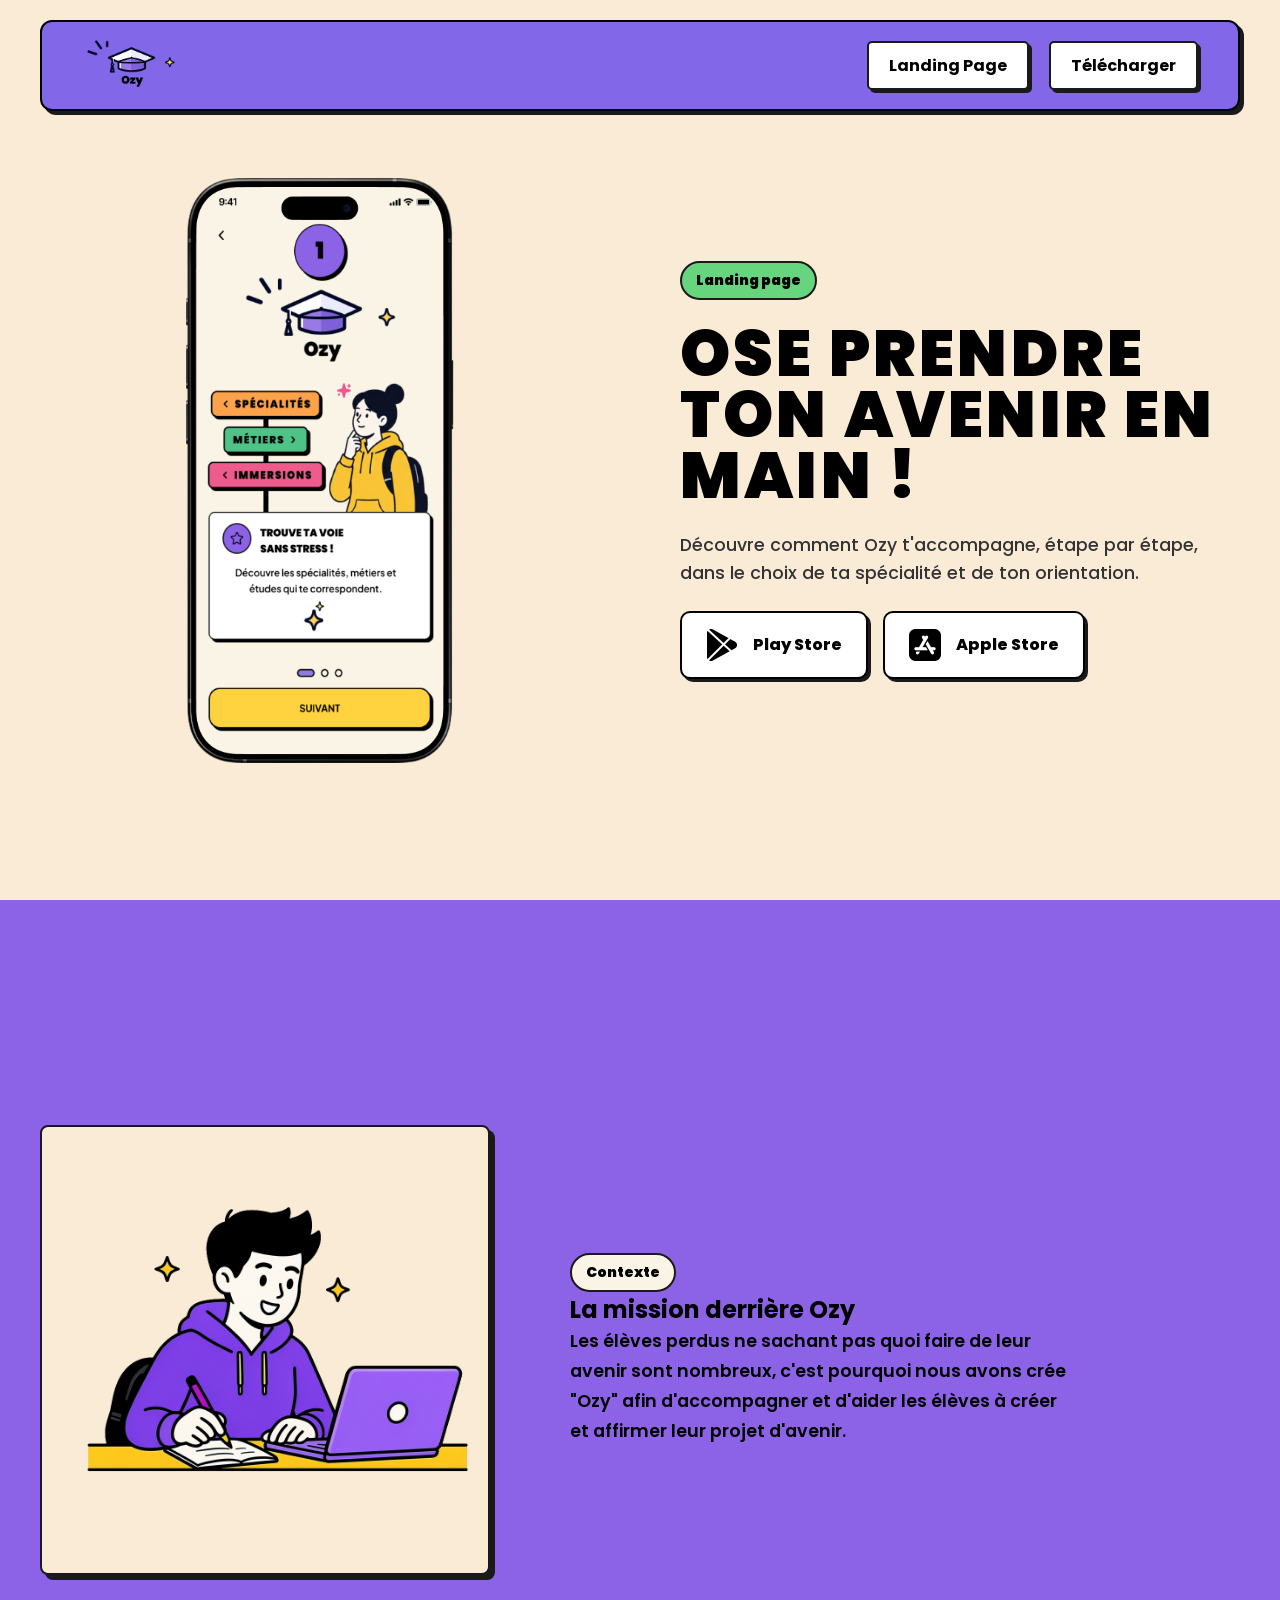
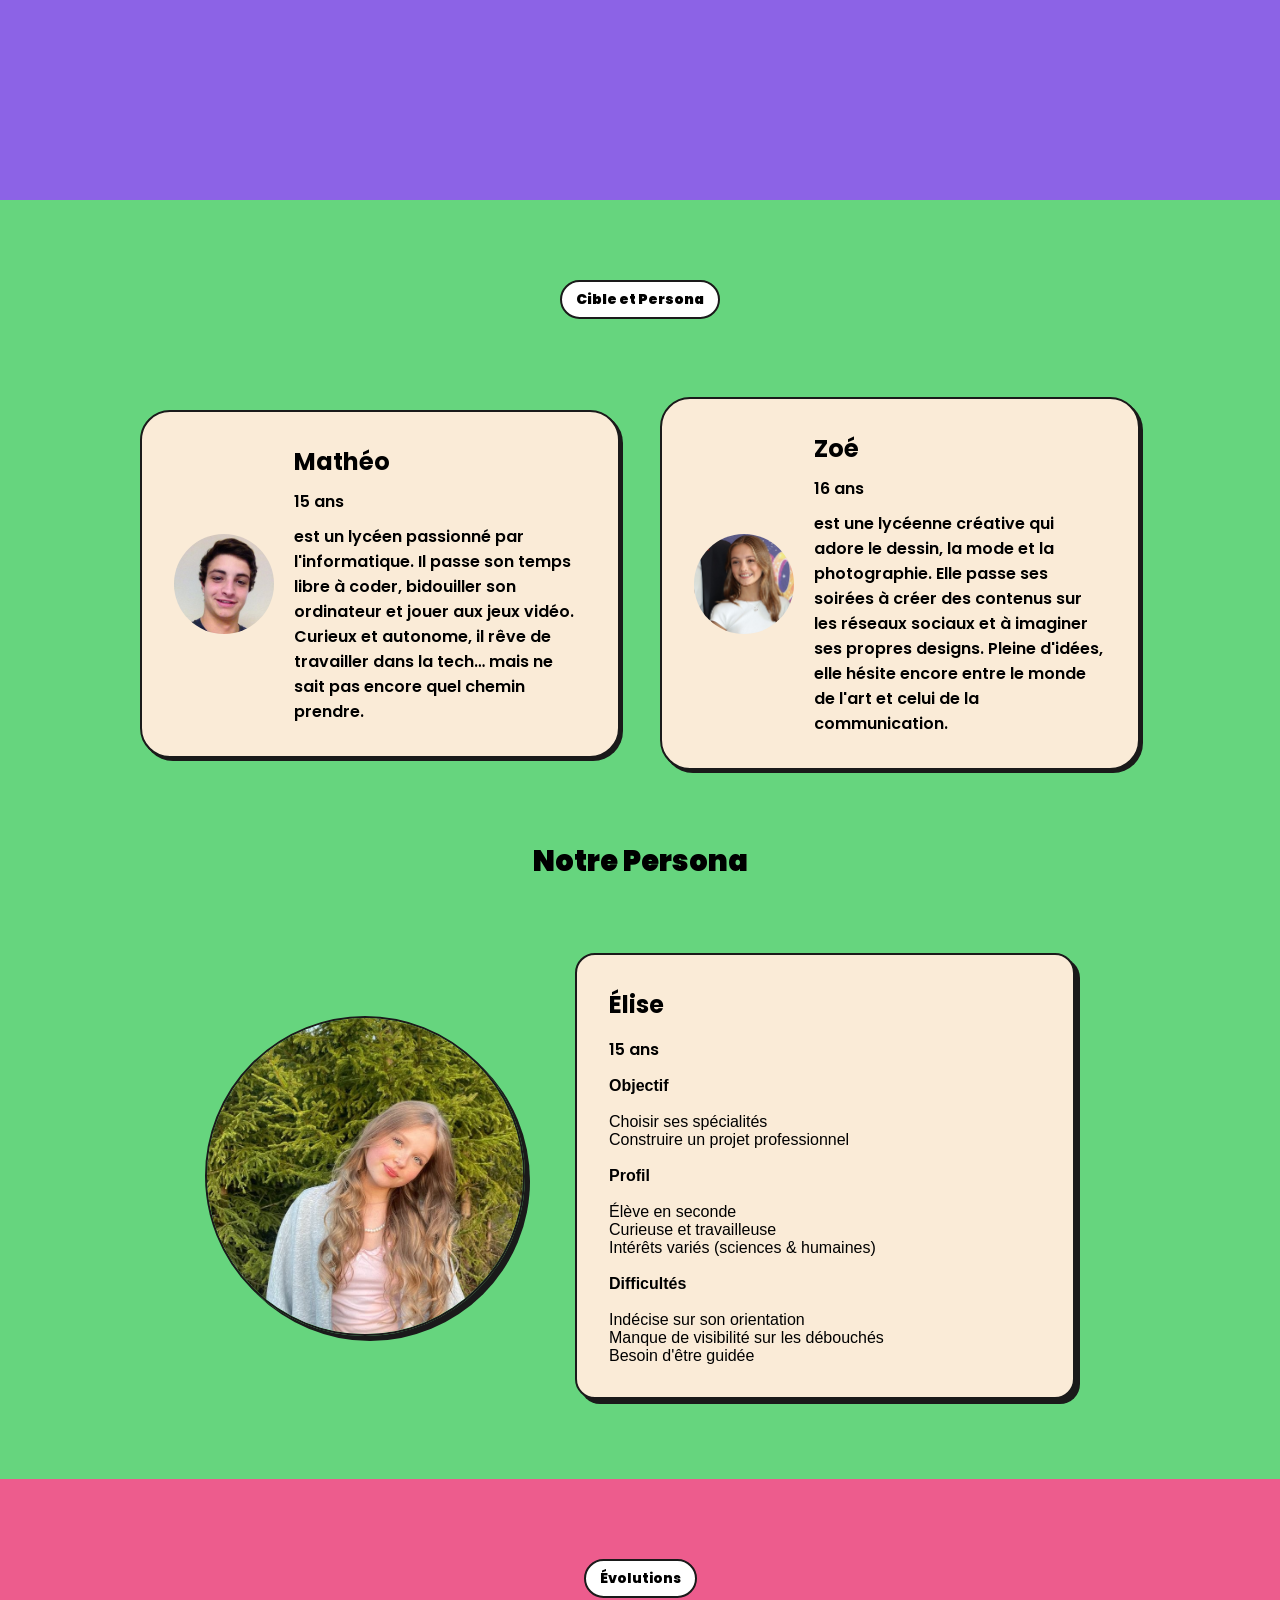
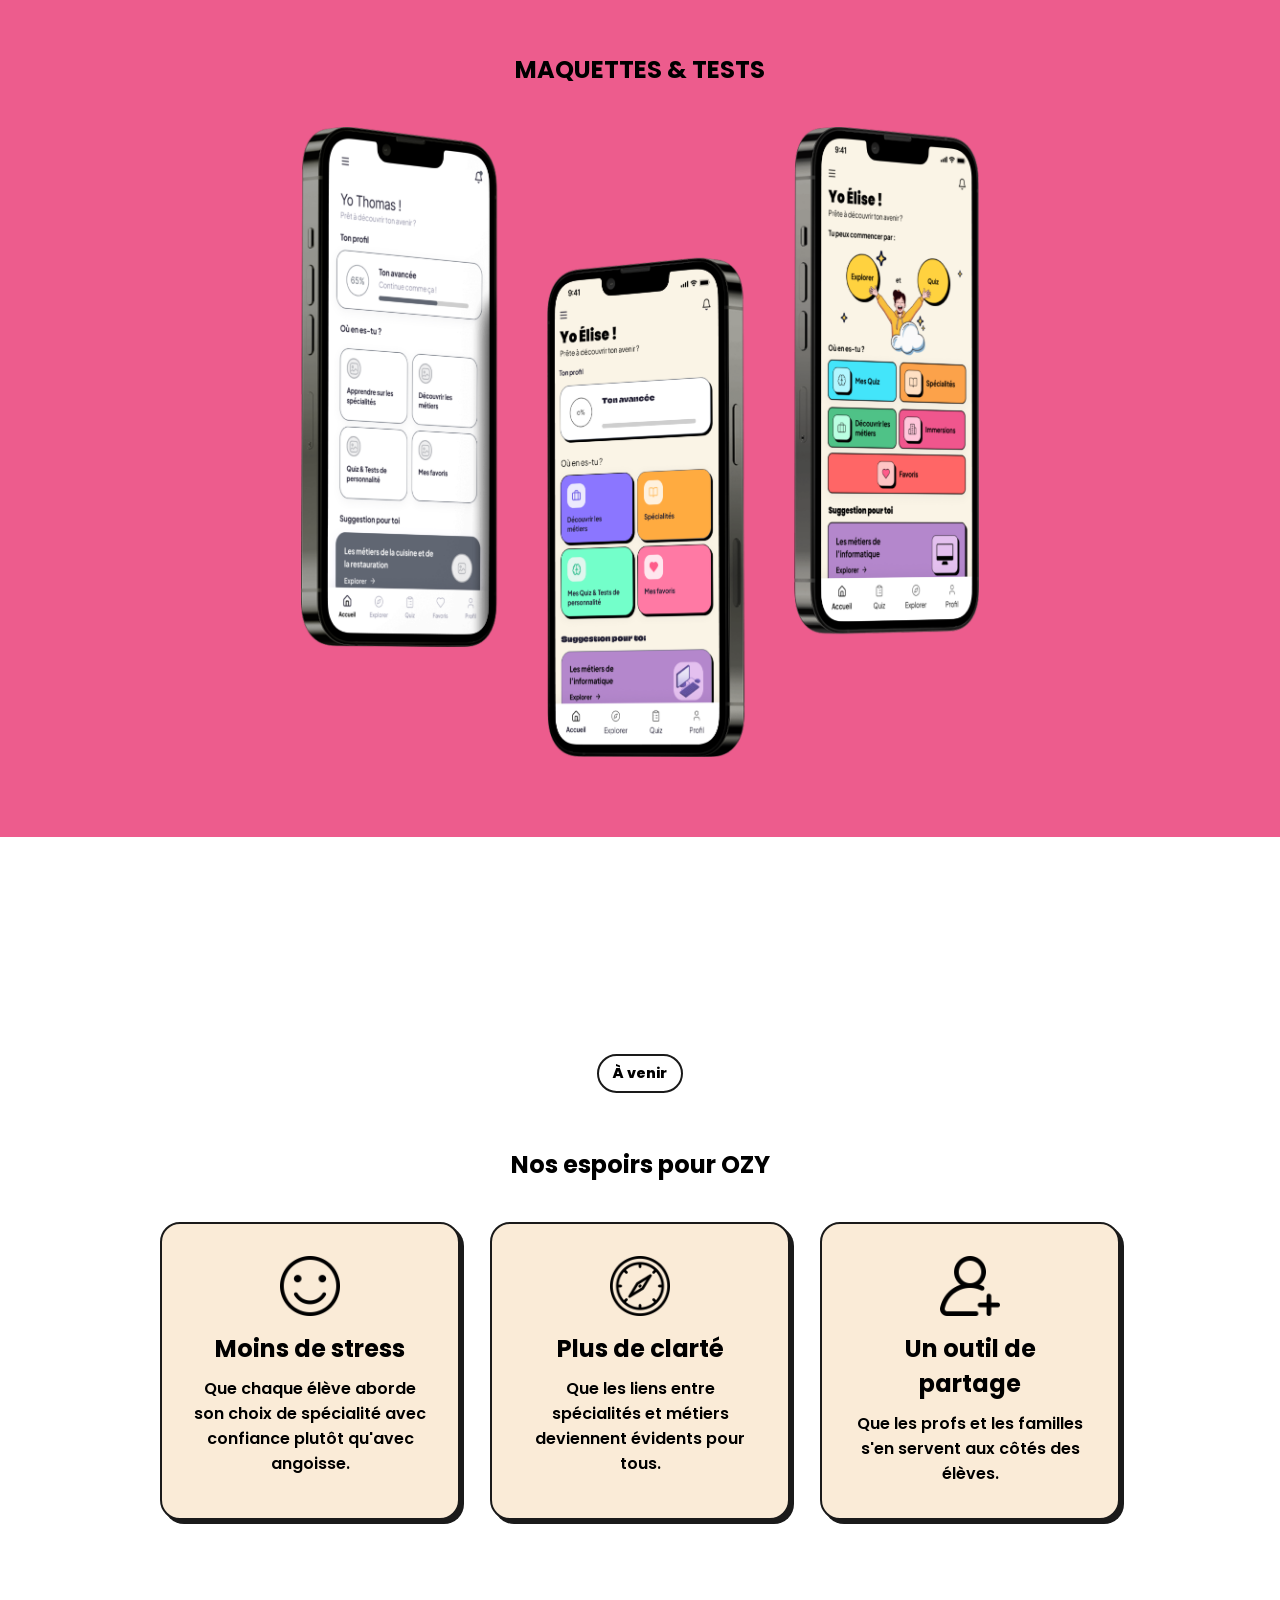
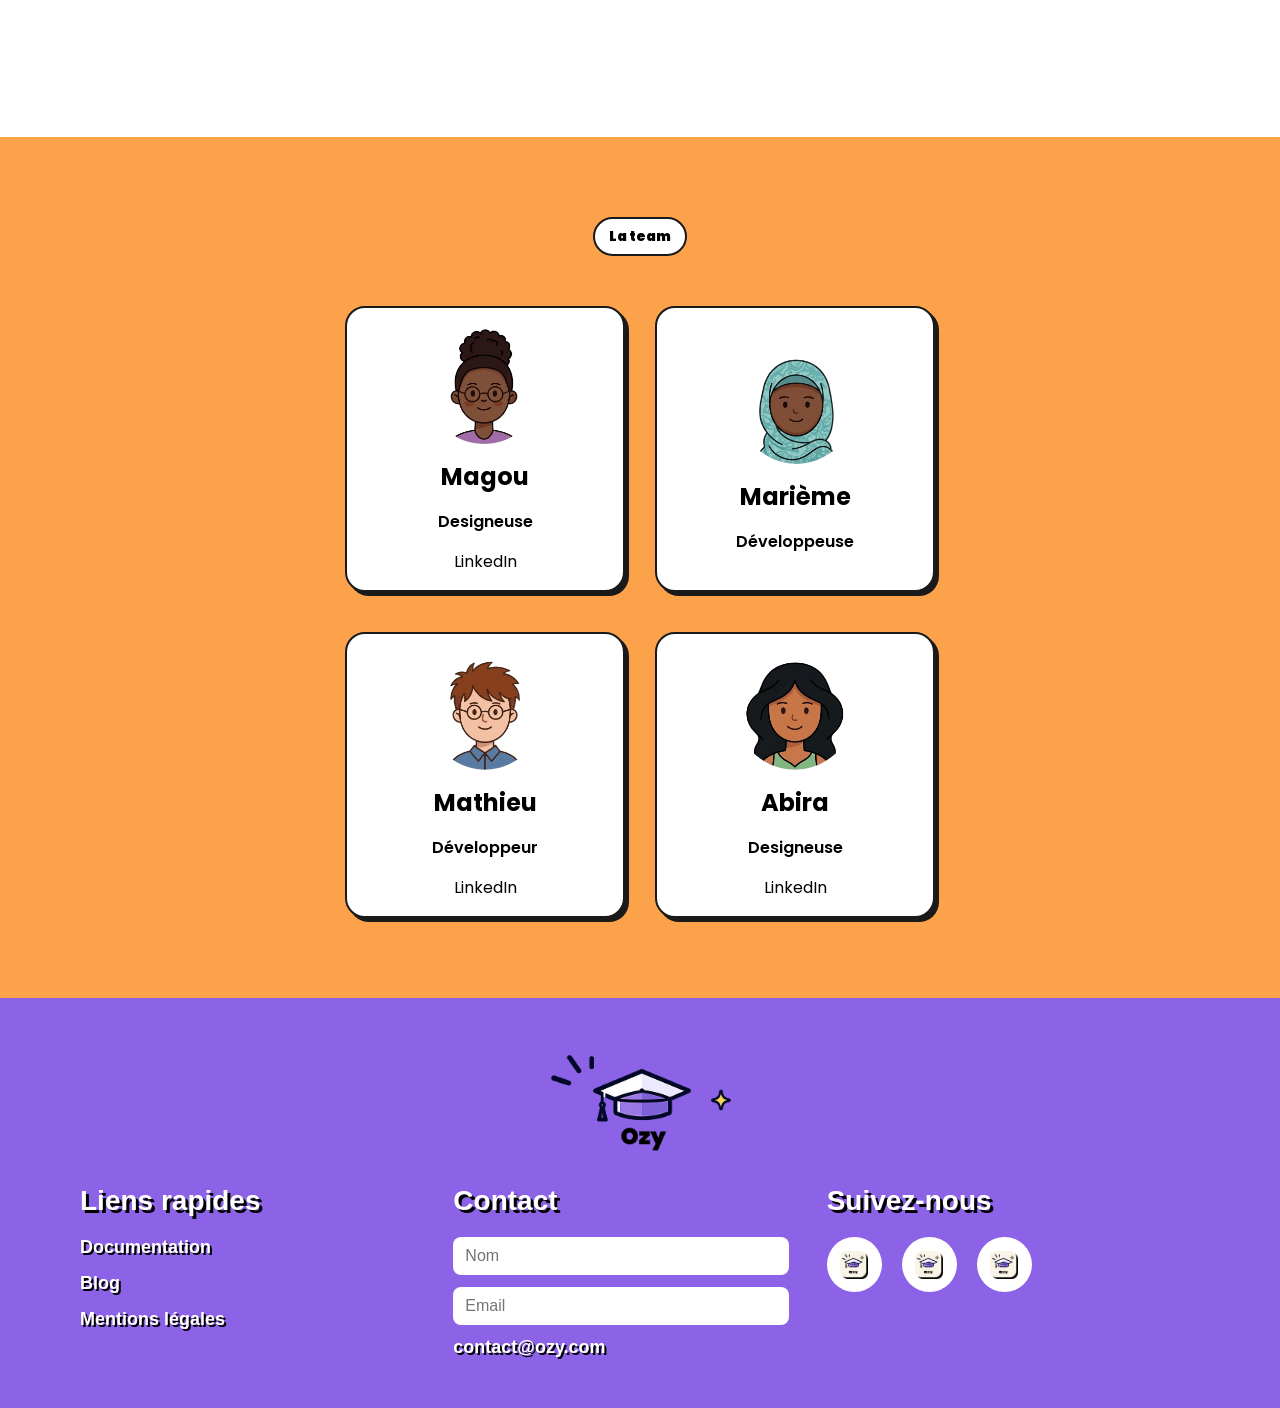
<file: doc.html>
<!DOCTYPE html>
<html>

<head>
  <meta charset="utf-8" />
  <meta name="viewport" content="width=device-width" />
  <title>Ozy - Documentation</title>
  <link href="style.css" rel="stylesheet" type="text/css" />
  <link href="doc.css" rel="stylesheet" type="text/css" />
  <link rel="shortcut icon" href="assets/logo/Logo-2.png" type="image/x-icon">
  <link rel="preconnect" href="https://fonts.googleapis.com">
  <link rel="preconnect" href="https://fonts.gstatic.com" crossorigin>
  <link href="https://fonts.googleapis.com/css2?family=Poppins:ital,wght@0,100;0,200;0,300;0,400;0,500;0,600;0,700;0,800;0,900;1,100;1,200;1,300;1,400;1,500;1,600;1,700;1,800;1,900&display=swap" rel="stylesheet">
</head>

<body>
  <nav class="navbar">
    <a href="index.html"><img src="assets/logo/logo-ozy.png" alt=""></a>
    <div class="btn-important">
      <a class="btn-doc" href="index.html">Landing Page</a>
      <a href="" class="btn-download">Télécharger</a>
    </div>
  </nav>

  <header id="header">
    <div class="header-all">
      <div class="header-texte">
        <p class="theme">Landing page</p>
        <h1>OSE PRENDRE TON AVENIR EN MAIN !</h1>
        <p>Découvre comment Ozy t'accompagne, étape par étape, dans le choix de ta spécialité et de ton orientation.</p>
        <div class="btn-app-div">
          <a class="btn-app" href=""><img src="assets/misc/image-mathieu.png" alt="">Play Store</a>
          <a class="btn-app" href=""><img src="assets/misc/image-appStore.png" alt="">Apple Store</a>
        </div>
      </div>
      <img class="telephone" src="assets/features/mockups/accueil.png" alt="">
    </div>
  </header>

  <section id="section1">
    <div class="section1-all">
      <img class="garcon" src="assets/section1/Flux-2026-06-15-15-22-37-(1).png" alt="">
      <div class="section1-texte">
        <p class="theme2">Contexte</p>
        <br>
        <h1>La mission derrière Ozy</h1>
        <p class="section1-titre">Les élèves perdus ne sachant pas quoi faire de leur avenir sont nombreux, c'est
          pourquoi nous avons crée "Ozy" afin d'accompagner et d'aider les élèves à créer et affirmer leur projet
          d'avenir.</p>
      </div>
    </div>
  </section>

  <section id="section2">
    <div class="section2-all">
      <p class="theme3">Cible et Persona</p>
      <div class="cartes">
        <div class="carte">
          <img class="cibles" src="assets/personas/cibles/lui.jpg" alt="">
          <div class="cibles-texte">
            <h1>Mathéo</h1>
            <p>15 ans</p>
            <p>est un lycéen passionné par l'informatique. Il passe son temps libre à coder, bidouiller son ordinateur
              et jouer aux jeux vidéo. Curieux et autonome, il rêve de travailler dans la tech… mais ne sait pas encore
              quel chemin prendre.</p>
          </div>
        </div>

        <div class="carte">
          <img class="cibles" src="assets/personas/cibles/zoe.jpeg" alt="">
          <div class="cibles-texte">
            <h1>Zoé</h1>
            <p>16 ans</p>
            <p>est une lycéenne créative qui adore le dessin, la mode et la photographie. Elle passe ses soirées à créer
              des contenus sur les réseaux sociaux et à imaginer ses propres designs. Pleine d'idées, elle hésite encore
              entre le monde de l'art et celui de la communication.</p>
          </div>
        </div>
      </div>

      <h1 class="nom-persona">Notre Persona </h1>
      <div class="personna-et-texte">
        <img class="elise" src="assets/personas/télécharger-(3).jpg" alt="">
        <div class="persona-texte">
          <h1>Élise</h1>
          <p>15 ans</p>
          <ul class="ul-persona">
            <p>Objectif</p>
            <br>
            <li>Choisir ses spécialités</li>
            <li>Construire un projet professionnel</li>
            <br>
            <p>Profil</p>
            <br>
            <li>Élève en seconde</li>
            <li>Curieuse et travailleuse</li>
            <li>Intérêts variés (sciences & humaines)</li>
            <br>
            <p>Difficultés</p>
            <br>
            <li>Indécise sur son orientation</li>
            <li>Manque de visibilité sur les débouchés</li>
            Besoin d'être guidée
          </ul>
        </div>
      </div>
    </div>
  </section>

  <section id="section3">
    <div class="section3-all">
      <p class="theme4">Évolutions</p>
      <h1>MAQUETTES & TESTS</h1>
      <img class="telephone2" src="assets/features/mockups/EvolutionApp2.png" alt="">
    </div>
  </section>

  <section id="section4">
    <div class="section4-all">
      <p class="theme4">À venir</p>
      <h1>Nos espoirs pour OZY</h1>
      <div class="section4-cartes">
        <div class="section4-carte">
          <img class="espoirs-image" src="assets/logo/smile.png" alt="">
          <div class="espoirs-texte">
            <h1>Moins de stress</h1>
            <p>Que chaque élève aborde son choix de spécialité avec confiance plutôt qu'avec angoisse.</p>
          </div>
        </div>

        <div class="section4-carte">
          <img class="espoirs-image" src="assets/logo/orientation.png" alt="">
          <div class="espoirs-texte">
            <h1>Plus de clarté</h1>
            <p>Que les liens entre spécialités et métiers deviennent évidents pour tous.</p>
          </div>
        </div>

        <div class="section4-carte">
          <img class="espoirs-image" src="assets/logo/add-user.png" alt="">
          <div class="espoirs-texte">
            <h1>Un outil de partage</h1>
            <p>Que les profs et les familles s'en servent aux côtés des élèves.</p>
          </div>
        </div>
       
      </div>     
  </section>

  <section id="section5">
    <div class="section5-all">
      <p class="theme5">La team</p>
      <div class="section5-cartes-all">
      <div class="section5-cartes">
      <div class="section5-carte">
        <img class="bitmoji" src="assets/team/avatars/magou.png" alt="">
        <h1>Magou</h1>
        <p>Designeuse</p>
        <a target="_blank" href="https://www.linkedin.com/in/magou-soumare-605b793bb?trk=contact-info">LinkedIn</a>
      </div>
      <div class="section5-carte">
        <img class="bitmoji" src="assets/team/avatars/marieme.png" alt="">
        <h1>Marième</h1>
        <p>Développeuse</p>
      </div>
      
    </div>

    <div class="section5-cartes">
      <div class="section5-carte">
        <img class="bitmoji" src="assets/team/avatars/mathieu.png" alt="">
        <h1>Mathieu</h1>
        <p>Développeur</p>
        <a target="_blank" href="">LinkedIn</a>
      </div>
      <div class="section5-carte">
        <img class="bitmoji" src="assets/team/avatars/abira.png" alt="">
        <h1>Abira</h1>
        <p>Designeuse</p>
        <a target="_blank" href="https://www.linkedin.com/in/abira-kajendran-2a45b7271/">LinkedIn</a>
      </div>
    </div>
    
    </div>
    </div>
  </section>

  <footer class="footer">
    <div class="logo-footer">
        <img src="assets/logo/logo-ozy.png" alt="">
    </div>
 
    <div class="footer-contenu">
        <div class="colonne">
            <h3>Liens rapides</h3>
            <ul>
                <li><a href="#">Documentation</a></li>
                <li><a href="#">Blog</a></li>
                <li><a href="#">Mentions légales</a></li>
            </ul>
        </div>
 
        <div class="colonne">
            <h3>Contact</h3>
            <form>
                <input type="text" placeholder="Nom">
                <input type="email" placeholder="Email">
            </form>
            <p>contact@ozy.com</p>
        </div>
 
        <div class="colonne">
            <h3>Suivez-nous</h3>
            <div class="reseaux">
                <a href="#">
                    <img src="assets/logo/Logo-2.png" alt="Twitter">
                </a>
 
                <a href="#">
                    <img src="assets/logo/Logo-2.png" alt="Instagram">
                </a>
 
                <a href="#">
                    <img src="assets/logo/Logo-2.png" alt="LinkedIn">
                </a>
            </div>
        </div>
    </div>
</footer>

</body>
</html>
</file>
<file: style.css>
/* Styles globaux — partagés entre index.html et doc.html */

/* ── Reset ──────────────────────────────────────────────────────────────────── */

* {
  margin: 0;
  padding: 0;
  box-sizing: border-box;
}

html {
  height: 100%;
}

body {
  font-family: 'Poppins', sans-serif;
}

a {
  text-decoration: none;
  color: inherit;
}

/* ── Container ──────────────────────────────────────────────────────────────── */

.container {
  width: 100%;
  max-width: 1200px;
  margin: 0 auto;
  padding: 0 40px;
  box-sizing: border-box;
}

/* ── Navbar ─────────────────────────────────────────────────────────────────── */

.navbar {
  position: fixed;
  top: 20px;
  left: 50%;
  transform: translateX(-50%);
  display: flex;
  justify-content: space-between;
  align-items: center;
  padding: 15px 40px;
  max-width: 1200px;
  width: calc(100% - 80px);
  box-sizing: border-box;
  background-color: #8268E8;
  border: 2px solid black;
  border-radius: 12px;
  box-shadow: 4px 4px 0px #1a1a1a;
  z-index: 100;
}

.navbar a img {
  height: 50px;
  width: auto;
}

.btn-important {
  display: flex;
  gap: 20px;
  align-items: center;
}

.btn-doc,
.btn-download {
  padding: 10px 20px;
  background-color: white;
  border: 2.5px solid #1a1a1a;
  border-radius: 5px;
  font-weight: 700;
  color: black;
  cursor: pointer;
  transition: all 0.2s ease;
  box-shadow: 3px 3px 0px #1a1a1a;
}

.btn-doc:hover,
.btn-download:hover {
  transform: translate(-2px, -2px);
  box-shadow: 4px 4px 0px black;
}

/* ── Theme badges ────────────────────────────────────────────────────────────── */

.theme,
.theme2,
.theme3,
.theme4,
.theme5 {
  padding: 0.5em 1em;
  border-radius: 20px;
  border: 2.5px solid #1a1a1a;
  display: inline-block;
  color: black;
  font-weight: 900;
  font-size: 14px;
}

.theme  { background-color: #66D57E; }
.theme2 { background-color: #FAF4E6; }
.theme3 { background-color: #ffffff; margin-bottom: 2em; }
.theme4 { background-color: #ffffff; margin-bottom: 1em; font-weight: 800; }
.theme5 { background-color: #ffffff; }

/* ── Footer ─────────────────────────────────────────────────────────────────── */

.footer {
  display: flex;
  flex-direction: column;
  justify-content: center;
  align-items: center;
  width: 100%;
  padding: 50px 0;
  color: white;
  background-color: #8C63E6;
  font-family: 'Arial', sans-serif;
}

.footer-contenu {
  display: flex;
  justify-content: space-around;
  align-items: flex-start;
  width: 100%;
  max-width: 1200px;
  padding: 0 40px;
}

.logo-footer {
  text-align: center;
  margin-bottom: 30px;
}

.logo-footer img {
  width: 200px;
  height: auto;
}

.colonne {
  flex: 1;
}

.colonne h3 {
  font-size: 28px;
  font-weight: 900;
  margin-bottom: 20px;
  text-shadow: 3px 3px 0px black;
}

.colonne ul {
  list-style: none;
  padding: 0;
}

.colonne ul li {
  margin-bottom: 15px;
}

.colonne ul li a {
  color: white;
  font-size: 18px;
  font-weight: 700;
  text-shadow: 2px 2px 0px black;
}

.colonne form {
  display: flex;
  flex-direction: column;
  gap: 12px;
}

.colonne input {
  width: 90%;
  padding: 10px 12px;
  border-radius: 8px;
  border: none;
  font-size: 16px;
}

.colonne p {
  margin-top: 12px;
  font-size: 18px;
  font-weight: 700;
  text-shadow: 2px 2px 0px black;
}

.reseaux {
  display: flex;
  gap: 20px;
  align-items: center;
}

.reseaux a {
  width: 55px;
  height: 55px;
  background-color: white;
  border-radius: 50%;
  display: flex;
  justify-content: center;
  align-items: center;
  transition: all 0.2s ease;
}

.reseaux a:hover {
  transform: scale(1.1);
}

.reseaux img {
  width: 28px;
  height: 28px;
}

/* ── Responsive ─────────────────────────────────────────────────────────────── */

@media (max-width: 768px) {
  .navbar {
    flex-direction: column;
    gap: 15px;
    padding: 15px 20px;
  }

  .navbar a img {
    height: 40px;
  }

  .btn-important {
    flex-direction: column;
    width: 100%;
  }

  .btn-doc,
  .btn-download {
    width: 100%;
    text-align: center;
  }

  .footer-contenu {
    flex-direction: column;
    align-items: center;
    gap: 30px;
    padding: 0 20px;
  }

  .colonne {
    text-align: center;
    width: 100%;
  }

  .colonne h3 {
    font-size: 24px;
  }

  .colonne ul li a {
    font-size: 16px;
  }
}
</file>
<file: doc.css>
/* Le code CSS spécifique à la page de documentation */

body {
    background-color: antiquewhite;
}

p {
    font-weight: 600;
}

/* ── Sections — padding uniforme ──────────────────────────────────────────── */

#header,
#section1,
#section2,
#section3,
#section4,
#section5 {
    display: flex;
    justify-content: center;
    align-items: center;
    width: 100%;
    padding: 80px 40px;
    box-sizing: border-box;
}

/* Inner wrappers — max-width aligné sur la navbar */
.header-all,
.section1-all,
.section2-all,
.section3-all,
.section4-all,
.section5-all {
    width: 100%;
    max-width: 1200px;
}

/* ── Hero banner ──────────────────────────────────────────────────────────── */

#header {
    
    min-height: 100vh;
    padding-top: 120px;
}

.header-all {
    display: flex;
    flex-direction: row-reverse; /* image à gauche, texte à droite */
    align-items: center;
    gap: 0;
}

.header-texte {
    flex: 0 0 50%;
    box-sizing: border-box;
    padding-left: 40px;
    display: flex;
    flex-direction: column;
    justify-content: center;
    align-items: flex-start;
    gap: 24px;
}

#header h1 {
    font-family: 'Poppins', sans-serif;
    font-size: 4em;
    font-weight: 900;
    line-height: 95%;
    letter-spacing: 0.05em;
    margin: 0;
    color: black;
}

#header > .header-all > .header-texte > p:not(.theme) {
    font-family: 'Poppins', sans-serif;
    font-size: 1.1em;
    line-height: 1.6;
    color: #333;
    font-weight: 500;
}

.btn-app {
    display: flex;
    align-items: center;
    text-decoration: none;
    background-color: white;
    padding: 1em 1.5em;
    border: 2.5px solid black;
    border-radius: 10px;
    box-shadow: 3px 3px 0px #1a1a1a;
    color: black;
    gap: 15px;
    font-weight: 800;
    font-family: 'Poppins', sans-serif;
    transition: all 0.15s ease;
}

.btn-app:hover {
    transform: translate(-2px, -2px);
    box-shadow: 5px 5px 0px #1a1a1a;
}

.btn-app img {
    width: 32px;
    height: 32px;
}

.btn-app-div {
    display: flex;
    gap: 15px;
    flex-wrap: wrap;
}

.telephone {
    flex: 0 0 50%;
    box-sizing: border-box;
    padding-right: 40px;
    height: 65vh;
    width: 50%;
    object-fit: contain;
    display: block;
}

/* ── Section 1 — Contexte ─────────────────────────────────────────────────── */

#section1 {
    background-color: #8C63E6;
    min-height: 100vh;
}

.section1-all {
    display: flex;
    align-items: center;
    flex-direction: row;
    gap: 80px;
}

.section1-all .section1-titre,
#section1 h1 {
    color: black;
}

.section1-titre {
    font-size: 1.1em;
    line-height: 1.7;
    max-width: 500px;
}

.garcon {
    height: 50vh;
    object-fit: cover;
    background-color: antiquewhite;
    border: 2.5px solid #1a1a1a;
    border-radius: 8px;
    box-shadow: 5px 5px 0px #1a1a1a;
    flex-shrink: 0;
}

/* ── Section 2 — Cibles et Personas ──────────────────────────────────────── */

#section2 {
    background-color: #66D57E;
}

.section2-all {
    display: flex;
    flex-direction: column;
    justify-content: center;
    align-items: center;
    gap: 50px;
}

.elise {
    border-radius: 50%;
    width: 20em;
    height: 20em;
    object-fit: cover;
    border: 2.5px solid #1a1a1a;
    box-shadow: 5px 5px 0px #1a1a1a;
}

.carte {
    display: flex;
    justify-content: center;
    align-items: center;
    gap: 20px;
    background-color: antiquewhite;
    padding: 2em;
    width: 40%;
    border-radius: 30px;
    border: 2.5px solid #1a1a1a;
    box-shadow: 3px 3px 0px #1a1a1a;
}

.carte h1, .carte p {
    color: black;
}

.cibles {
    width: 100px;
    height: 100px;
    border-radius: 50%;
    object-fit: cover;
    flex-shrink: 0;
}

.cibles-texte {
    display: flex;
    flex-direction: column;
    justify-content: center;
    gap: 10px;
}

.cibles-texte h1, .cibles-texte p {
    color: black;
}

.cartes {
    display: flex;
    gap: 40px;
    justify-content: center;
    align-items: center;
    flex-wrap: wrap;
    width: 100%;
}

.nom-persona {
    margin-top: 20px;
    margin-bottom: 20px;
    font-family: 'Poppins', sans-serif;
    font-size: 1.8em;
    font-weight: 900;
}

.personna-et-texte {
    display: flex;
    justify-content: center;
    align-items: center;
    gap: 50px;
    width: 100%;
}

.persona-texte {
    display: flex;
    flex-direction: column;
    justify-content: center;
    gap: 15px;
    background-color: antiquewhite;
    padding: 2em;
    flex: 1;
    max-width: 500px;
    border: 2.5px solid #1a1a1a;
    border-radius: 20px;
    box-shadow: 5px 5px 0px #1a1a1a;
}

.ul-persona {
    list-style: none;
    padding: 0;
    font-family: "Plus Jakarta Sans", sans-serif;
}

/* ── Section 3 — Évolutions ───────────────────────────────────────────────── */

#section3 {
    background-color: #ED5C8D;
}

.section3-all {
    display: flex;
    flex-direction: column;
    justify-content: center;
    align-items: center;
    gap: 40px;
}

.section3-all h1 {
    margin-bottom: 0;
}

.telephone2 {
    height: 70vh;
    width: auto;
    object-fit: contain;
}

/* ── Section 4 — À venir ──────────────────────────────────────────────────── */

#section4 {
    display: flex;
    width: 100%;
    height: 100vh;
    background-color: #FFFFFF;
}

.section4-all {
    display: flex;
    flex-direction: column;
    justify-content: center;
    align-items: center;
    gap: 40px;
}

.section4-cartes {
    display: flex;
    justify-content: center;
    align-items: stretch;
    flex-direction: row;
    gap: 30px;
    flex-wrap: wrap;
    width: 100%;
}

.section4-carte {
    background-color: antiquewhite;
    border: 2.5px solid #1a1a1a;
    border-radius: 20px;
    box-shadow: 4px 4px 0px #1a1a1a;
    padding: 2em;
    display: flex;
    flex-direction: column;
    align-items: center;
    gap: 15px;
    flex: 1;
    min-width: 200px;
    max-width: 300px;
    text-align: center;
}

.espoirs-image {
    width: 60px;
    height: 60px;
    object-fit: contain;
}

.stress {
    width: 60px;
    height: 60px;
    object-fit: contain;
}

.espoirs-texte {
    display: flex;
    flex-direction: column;
    align-items: center;
    gap: 10px;
    text-align: center;
}

/* ── Section 5 — La team ──────────────────────────────────────────────────── */

#section5 {
    background-color: #FCA24A;
}

.section5-all {
    display: flex;
    flex-direction: column;
    justify-content: center;
    align-items: center;
    gap: 50px;
}

.section5-cartes-all {
    display: flex;
    flex-direction: column;
    gap: 40px;
    width: 100%;
}

.section5-cartes {
    display: flex;
    justify-content: center;
    align-items: stretch;
    flex-direction: row;
    gap: 30px;
    flex-wrap: wrap;
}

.section5-carte {
    display: flex;
    flex-direction: column;
    justify-content: center;
    align-items: center;
    background-color: white;
    padding: 1em;
    border: 2.5px solid #1a1a1a;
    border-radius: 20px;
    box-shadow: 4px 4px 0px #1a1a1a;
    gap: 15px;
    flex: 1;
    min-width: 200px;
    max-width: 280px;
    text-align: center;
}

.bitmoji {
    width: 120px;
    height: 120px;
    object-fit: contain;
}

/* ── Responsive ───────────────────────────────────────────────────────────── */

@media (max-width: 768px) {
    #header,
    #section1,
    #section2,
    #section3,
    #section4,
    #section5 {
        padding: 60px 20px;
    }

    #header {
        padding-top: 100px;
    }

    .header-all {
        flex-direction: column;
        gap: 30px;
        align-items: center;
        text-align: center;
    }

    .header-texte {
        flex: 0 0 100%;
        padding-left: 0;
        align-items: center;
    }

    .telephone {
        flex: 0 0 auto;
        width: 70%;
        padding-right: 0;
        height: auto;
        max-height: 40vh;
    }

    .section1-all {
        flex-direction: column;
        gap: 40px;
    }

    .garcon {
        width: 80%;
        height: auto;
        max-height: 35vh;
    }

    .telephone2 {
        width: 80%;
        height: auto;
        max-height: 40vh;
    }

    .carte {
        width: 90%;
    }

    .cartes {
        flex-direction: column;
    }

    .personna-et-texte {
        flex-direction: column;
    }

    .persona-texte {
        max-width: 100%;
    }

    .section4-cartes {
        flex-direction: column;
        align-items: center;
    }

    .section4-carte {
        max-width: 100%;
    }

    .section5-cartes {
        flex-direction: column;
    }

    .section5-carte {
        max-width: 100%;
    }
}

@media screen and (min-width: 768px) and (max-width: 1024px) {
    #header,
    #section1,
    #section2,
    #section3,
    #section4,
    #section5 {
        padding: 80px 30px;
    }

    #header {
        padding-top: 120px;
    }

    .section1-all {
        gap: 50px;
    }

    .personna-et-texte {
        gap: 30px;
    }

    .section5-cartes {
        gap: 20px;
    }
}
</file>
